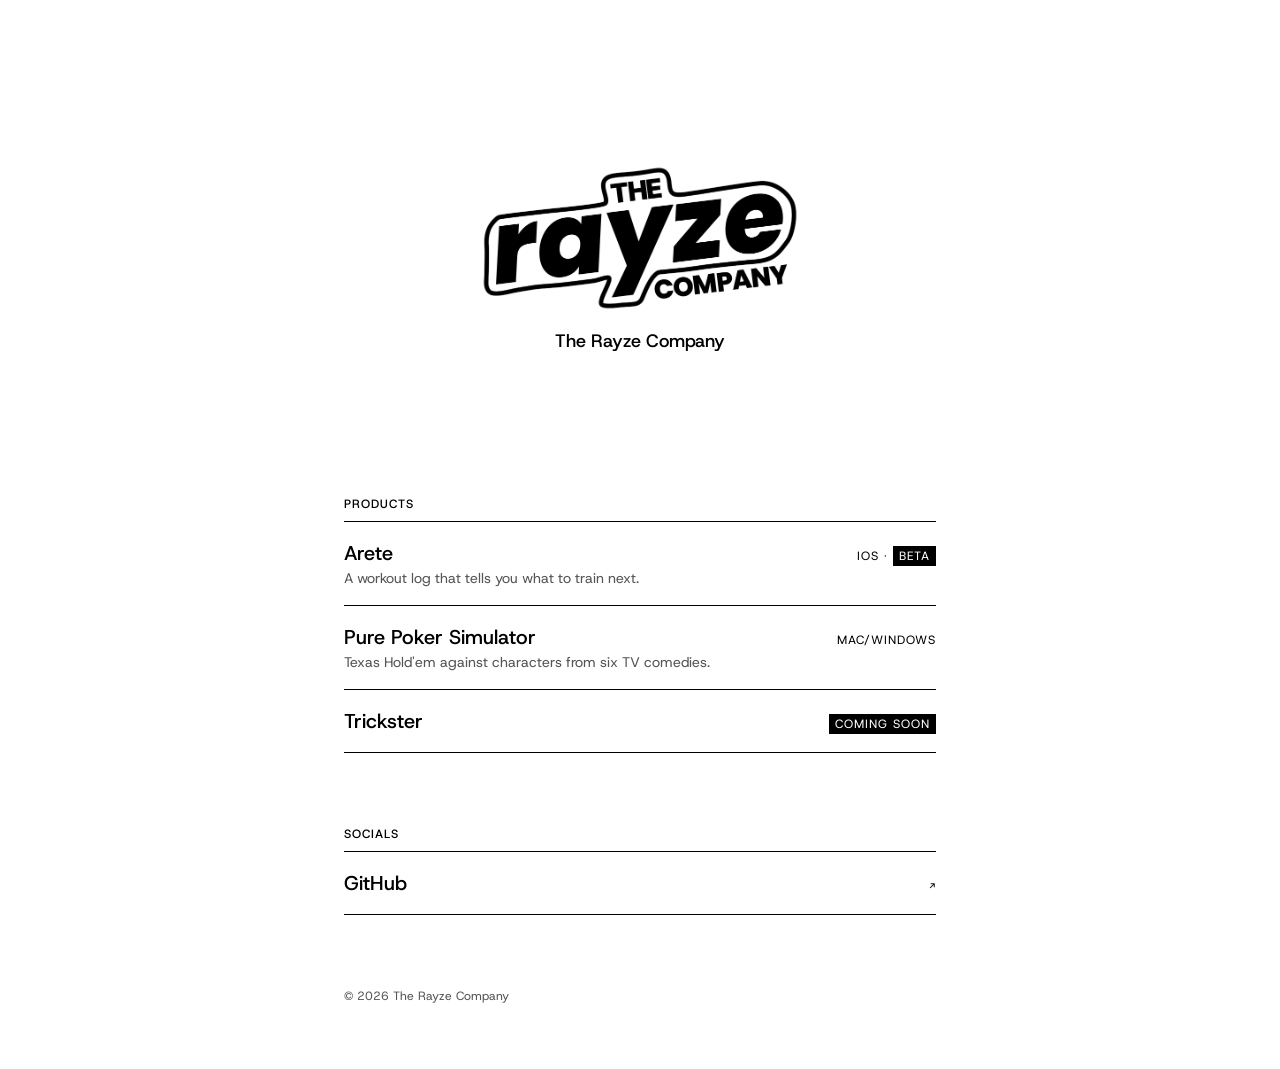
<file: index.html>
<!DOCTYPE html>
<html lang="en">
<head>
  <meta charset="UTF-8">
  <meta name="viewport" content="width=device-width, initial-scale=1.0">
  <title>The Rayze Company</title>
  <meta name="description" content="The Rayze Company makes apps and games.">
  <link rel="icon" href="/logo.png">
  <link rel="preconnect" href="https://fonts.googleapis.com">
  <link rel="preconnect" href="https://fonts.gstatic.com" crossorigin>
  <link href="https://fonts.googleapis.com/css2?family=Host+Grotesk:wght@400;500;700&display=swap" rel="stylesheet">
  <link rel="stylesheet" href="/style.css">
</head>
<body>
  <main>

    <header class="hero">
      <img src="/logo.png" alt="The Rayze Company logo">
      <p>The Rayze Company</p>
    </header>

    <!-- PRODUCTS: copy one <li>...</li> block to add a product -->
    <section>
      <h2>Products</h2>
      <ul>
        <li>
          <div>
            <a class="name" href="/products/arete/">Arete</a>
            <p class="desc">A workout log that tells you what to train next.</p>
          </div>
          <span class="tag">iOS · <span class="status">Beta</span></span>
        </li>
        <li>
          <div>
            <a class="name" href="/products/pure-poker-simulator/">Pure Poker Simulator</a>
            <p class="desc">Texas Hold'em against characters from six TV comedies.</p>
          </div>
          <span class="tag">Mac/Windows</span>
        </li>
        <li>
          <div>
            <span class="name">Trickster</span>
          </div>
          <span class="tag"><span class="status">Coming soon</span></span>
        </li>
      </ul>
    </section>

    <!-- SOCIALS: copy one <li>...</li> block to add a link -->
    <section>
      <h2>Socials</h2>
      <ul>
        <li>
          <a class="name" href="https://github.com/rayzecompany" target="_blank" rel="noopener">GitHub</a>
          <span class="tag">↗</span>
        </li>
      </ul>
    </section>

    <footer>© 2026 The Rayze Company</footer>

  </main>
</body>
</html>
</file>
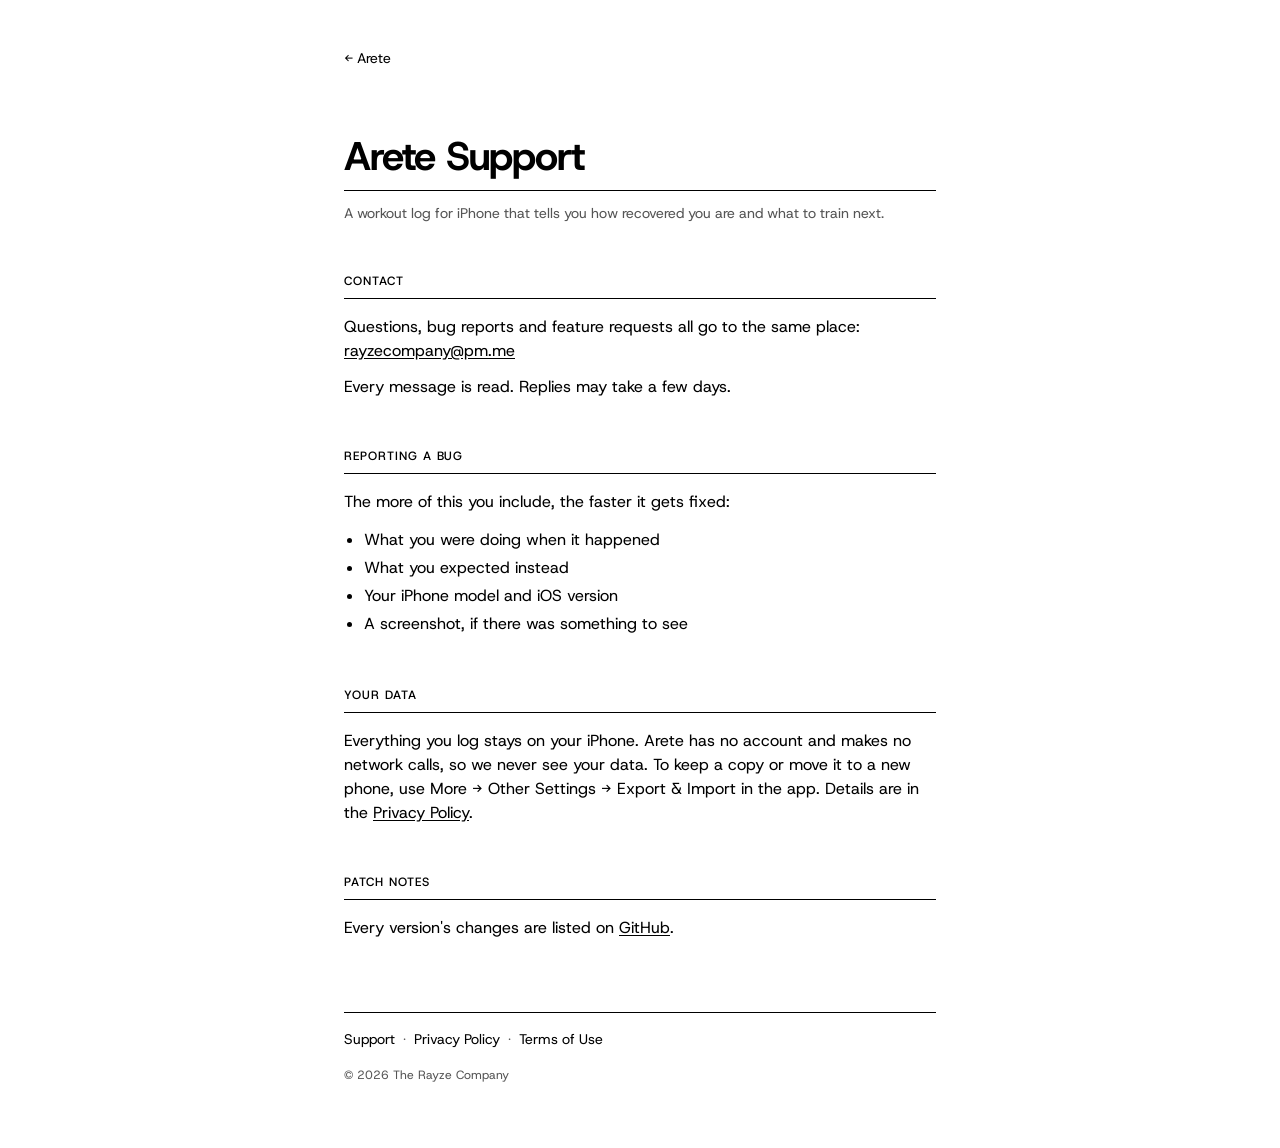
<file: arete/index.html>
<!DOCTYPE html>
<html lang="en">
<head>
  <meta charset="UTF-8">
  <meta name="viewport" content="width=device-width, initial-scale=1.0">
  <title>Arete Support · The Rayze Company</title>
  <meta name="description" content="Support for Arete, a workout log for iPhone.">
  <link rel="icon" href="/logo.png">
  <link rel="preconnect" href="https://fonts.googleapis.com">
  <link rel="preconnect" href="https://fonts.gstatic.com" crossorigin>
  <link href="https://fonts.googleapis.com/css2?family=Host+Grotesk:wght@400;500;700&display=swap" rel="stylesheet">
  <link rel="stylesheet" href="/style.css">
</head>
<body>
  <main>

    <a class="back" href="/products/arete/">← Arete</a>

    <header class="product-head">
      <h1>Arete Support</h1>
    </header>
    <p class="meta">A workout log for iPhone that tells you how recovered you are and what to train next.</p>

    <div class="prose">
      <h2>Contact</h2>
      <p>Questions, bug reports and feature requests all go to the same place: <a href="mailto:rayzecompany@pm.me">rayzecompany@pm.me</a></p>
      <p>Every message is read. Replies may take a few days.</p>

      <h2>Reporting a bug</h2>
      <p>The more of this you include, the faster it gets fixed:</p>
      <ul>
        <li>What you were doing when it happened</li>
        <li>What you expected instead</li>
        <li>Your iPhone model and iOS version</li>
        <li>A screenshot, if there was something to see</li>
      </ul>

      <h2>Your data</h2>
      <p>Everything you log stays on your iPhone. Arete has no account and makes no network calls, so we never see your data. To keep a copy or move it to a new phone, use More → Other Settings → Export &amp; Import in the app. Details are in the <a href="/arete/privacy.html">Privacy Policy</a>.</p>

      <h2>Patch notes</h2>
      <p>Every version's changes are listed on <a href="https://github.com/rayzecompany/arete/blob/main/CHANGELOG.md">GitHub</a>.</p>
    </div>

    <nav class="page-links">
      <a href="/arete/">Support</a><a href="/arete/privacy.html">Privacy Policy</a><a href="/arete/terms.html">Terms of Use</a>
    </nav>
    <footer>© 2026 The Rayze Company</footer>

  </main>
</body>
</html>
</file>
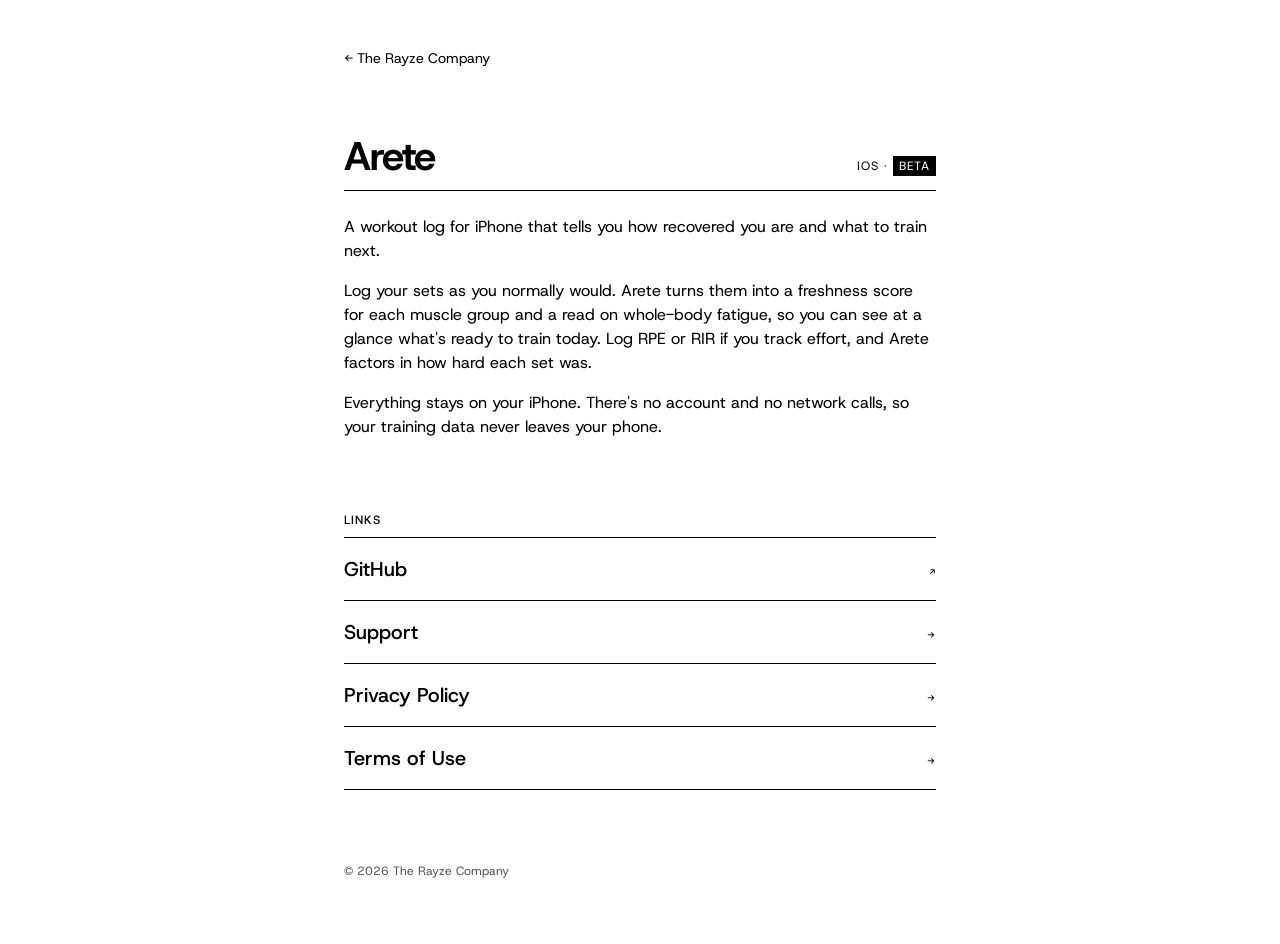
<file: products/arete/index.html>
<!DOCTYPE html>
<html lang="en">
<head>
  <meta charset="UTF-8">
  <meta name="viewport" content="width=device-width, initial-scale=1.0">
  <title>Arete · The Rayze Company</title>
  <meta name="description" content="Arete is a workout log for iPhone that tells you how recovered you are and what to train next.">
  <link rel="icon" href="/logo.png">
  <link rel="preconnect" href="https://fonts.googleapis.com">
  <link rel="preconnect" href="https://fonts.gstatic.com" crossorigin>
  <link href="https://fonts.googleapis.com/css2?family=Host+Grotesk:wght@400;500;700&display=swap" rel="stylesheet">
  <link rel="stylesheet" href="/style.css">
</head>
<body>
  <main>

    <a class="back" href="/">← The Rayze Company</a>

    <header class="product-head">
      <h1>Arete</h1>
      <span class="tag">iOS · <span class="status">Beta</span></span>
    </header>

    <!-- DESCRIPTION: one <p> per paragraph -->
    <div class="about">
      <p>A workout log for iPhone that tells you how recovered you are and what to train next.</p>
      <p>Log your sets as you normally would. Arete turns them into a freshness score for each muscle group and a read on whole-body fatigue, so you can see at a glance what's ready to train today. Log RPE or RIR if you track effort, and Arete factors in how hard each set was.</p>
      <p>Everything stays on your iPhone. There's no account and no network calls, so your training data never leaves your phone.</p>
    </div>

    <!-- LINKS: copy one <li>...</li> block to add a link -->
    <section>
      <h2>Links</h2>
      <ul>
        <li>
          <a class="name" href="https://github.com/rayzecompany/arete" target="_blank" rel="noopener">GitHub</a>
          <span class="tag">↗</span>
        </li>
        <li>
          <a class="name" href="/arete/">Support</a>
          <span class="tag">→</span>
        </li>
        <li>
          <a class="name" href="/arete/privacy.html">Privacy Policy</a>
          <span class="tag">→</span>
        </li>
        <li>
          <a class="name" href="/arete/terms.html">Terms of Use</a>
          <span class="tag">→</span>
        </li>
      </ul>
    </section>

    <footer>© 2026 The Rayze Company</footer>

  </main>
</body>
</html>
</file>
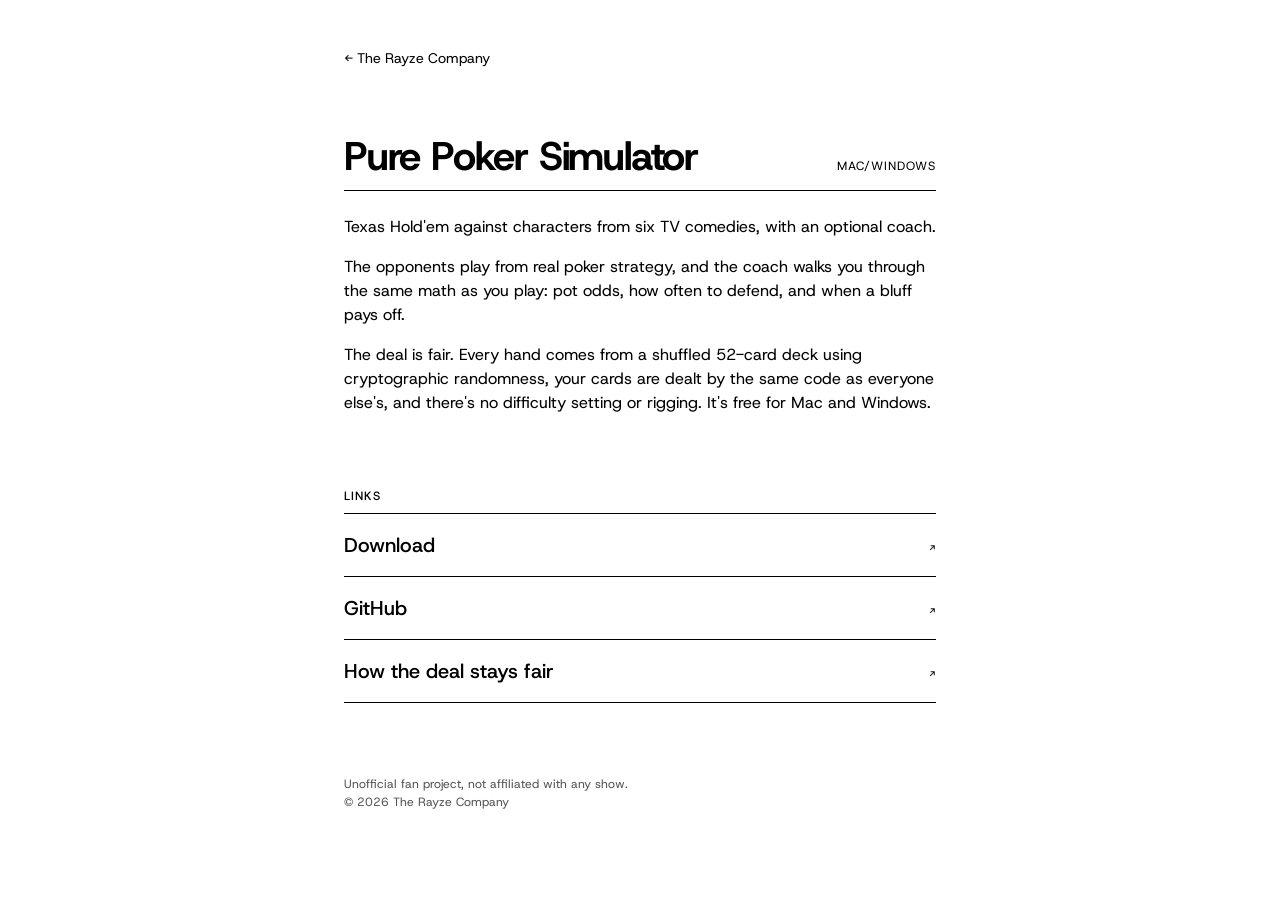
<file: products/pure-poker-simulator/index.html>
<!DOCTYPE html>
<html lang="en">
<head>
  <meta charset="UTF-8">
  <meta name="viewport" content="width=device-width, initial-scale=1.0">
  <title>Pure Poker Simulator · The Rayze Company</title>
  <meta name="description" content="Texas Hold'em against characters from six TV comedies, with an optional coach. Free for Mac and Windows.">
  <link rel="icon" href="/logo.png">
  <link rel="preconnect" href="https://fonts.googleapis.com">
  <link rel="preconnect" href="https://fonts.gstatic.com" crossorigin>
  <link href="https://fonts.googleapis.com/css2?family=Host+Grotesk:wght@400;500;700&display=swap" rel="stylesheet">
  <link rel="stylesheet" href="/style.css">
</head>
<body>
  <main>

    <a class="back" href="/">← The Rayze Company</a>

    <header class="product-head">
      <h1>Pure Poker Simulator</h1>
      <span class="tag">Mac/Windows</span>
    </header>

    <!-- DESCRIPTION: one <p> per paragraph -->
    <div class="about">
      <p>Texas Hold'em against characters from six TV comedies, with an optional coach.</p>
      <p>The opponents play from real poker strategy, and the coach walks you through the same math as you play: pot odds, how often to defend, and when a bluff pays off.</p>
      <p>The deal is fair. Every hand comes from a shuffled 52-card deck using cryptographic randomness, your cards are dealt by the same code as everyone else's, and there's no difficulty setting or rigging. It's free for Mac and Windows.</p>
    </div>

    <!-- LINKS: copy one <li>...</li> block to add a link -->
    <section>
      <h2>Links</h2>
      <ul>
        <li>
          <a class="name" href="https://github.com/rayzecompany/Pure-Poker-Simulator/releases/latest" target="_blank" rel="noopener">Download</a>
          <span class="tag">↗</span>
        </li>
        <li>
          <a class="name" href="https://github.com/rayzecompany/Pure-Poker-Simulator" target="_blank" rel="noopener">GitHub</a>
          <span class="tag">↗</span>
        </li>
        <li>
          <a class="name" href="https://github.com/rayzecompany/Pure-Poker-Simulator/blob/main/docs/FAIRNESS.md" target="_blank" rel="noopener">How the deal stays fair</a>
          <span class="tag">↗</span>
        </li>
      </ul>
    </section>

    <footer>Unofficial fan project, not affiliated with any show.<br>© 2026 The Rayze Company</footer>

  </main>
</body>
</html>
</file>
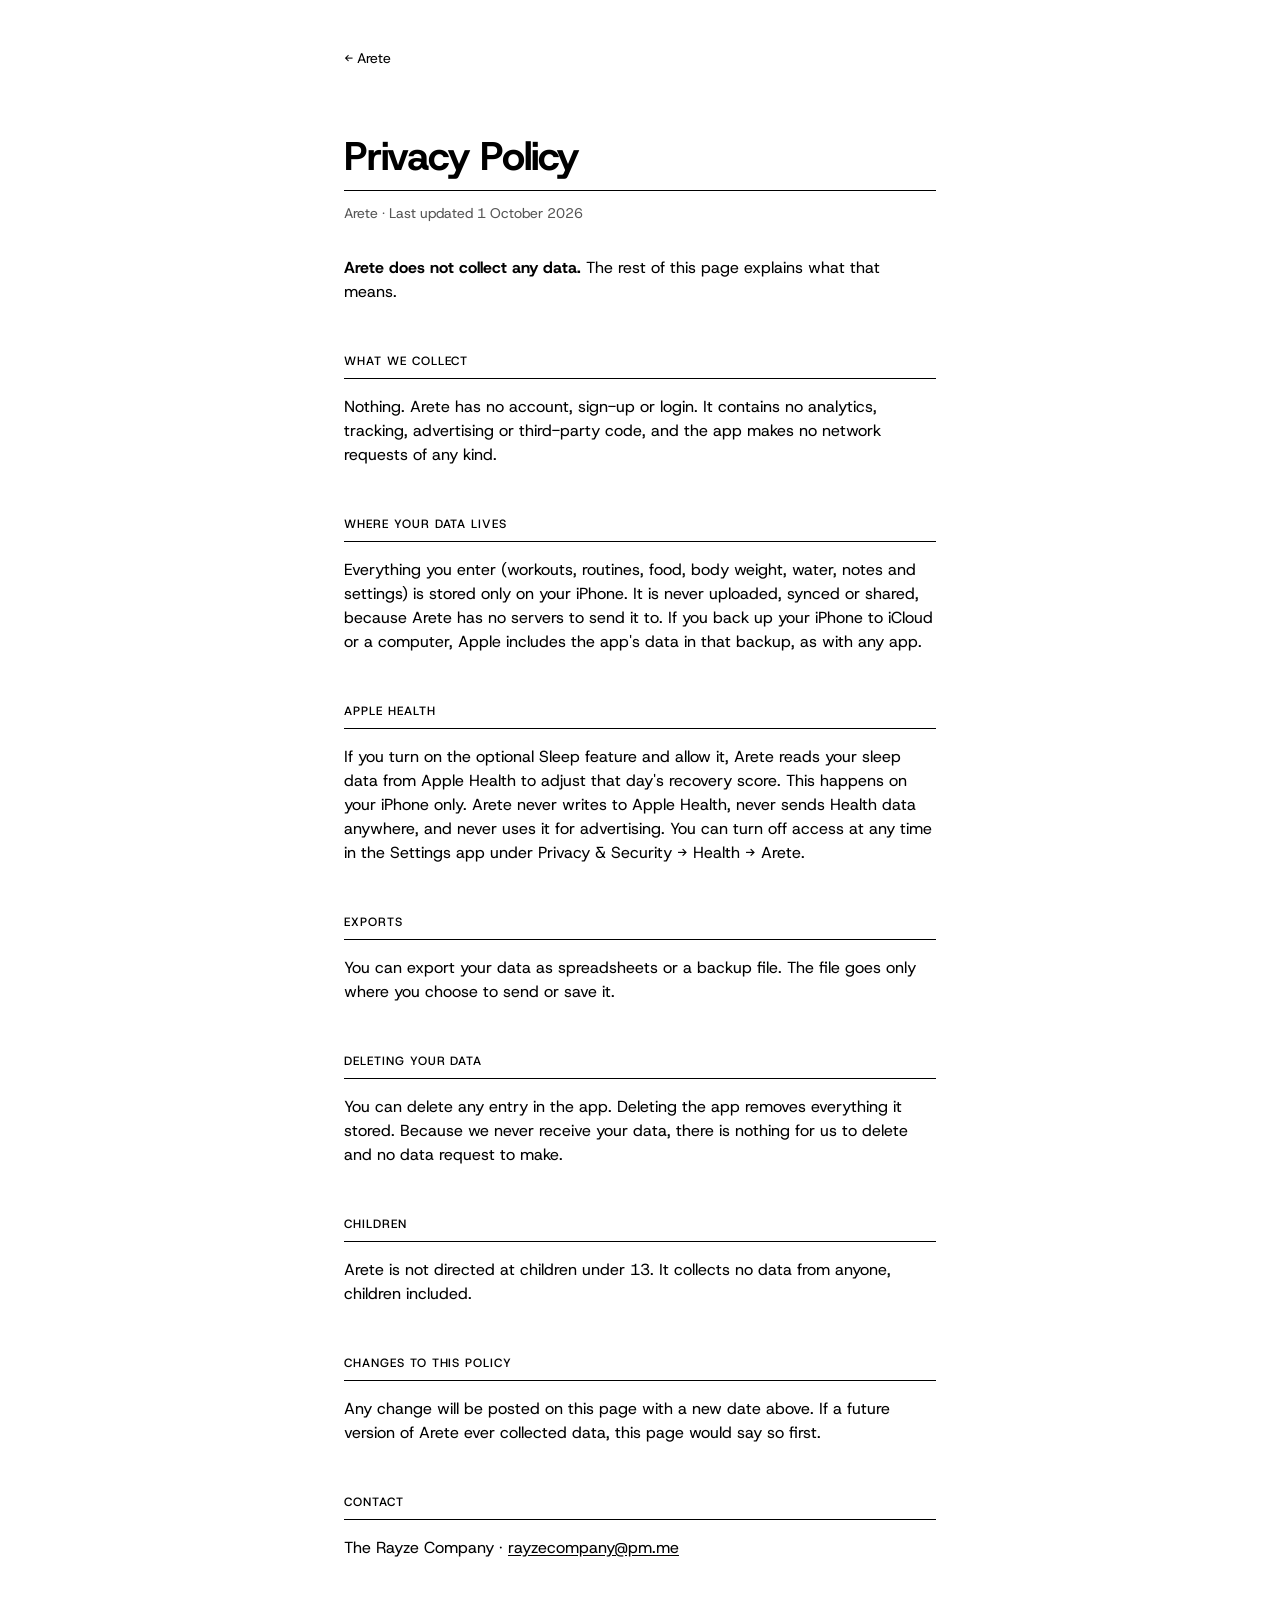
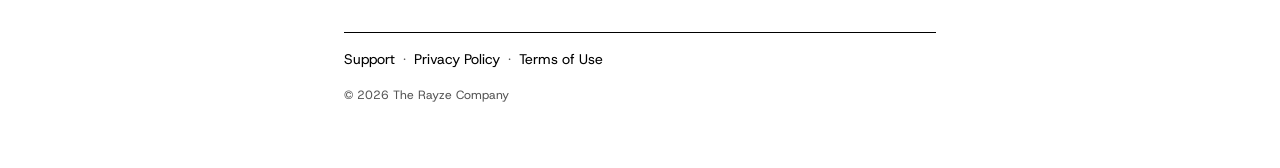
<file: arete/privacy.html>
<!DOCTYPE html>
<html lang="en">
<head>
  <meta charset="UTF-8">
  <meta name="viewport" content="width=device-width, initial-scale=1.0">
  <title>Arete Privacy Policy · The Rayze Company</title>
  <meta name="description" content="Arete does not collect any data.">
  <link rel="icon" href="/logo.png">
  <link rel="preconnect" href="https://fonts.googleapis.com">
  <link rel="preconnect" href="https://fonts.gstatic.com" crossorigin>
  <link href="https://fonts.googleapis.com/css2?family=Host+Grotesk:wght@400;500;700&display=swap" rel="stylesheet">
  <link rel="stylesheet" href="/style.css">
</head>
<body>
  <main>

    <a class="back" href="/products/arete/">← Arete</a>

    <header class="product-head">
      <h1>Privacy Policy</h1>
    </header>
    <p class="meta">Arete · Last updated 1 October 2026</p>

    <div class="prose">
      <p><strong>Arete does not collect any data.</strong> The rest of this page explains what that means.</p>

      <h2>What we collect</h2>
      <p>Nothing. Arete has no account, sign-up or login. It contains no analytics, tracking, advertising or third-party code, and the app makes no network requests of any kind.</p>

      <h2>Where your data lives</h2>
      <p>Everything you enter (workouts, routines, food, body weight, water, notes and settings) is stored only on your iPhone. It is never uploaded, synced or shared, because Arete has no servers to send it to. If you back up your iPhone to iCloud or a computer, Apple includes the app's data in that backup, as with any app.</p>

      <h2>Apple Health</h2>
      <p>If you turn on the optional Sleep feature and allow it, Arete reads your sleep data from Apple Health to adjust that day's recovery score. This happens on your iPhone only. Arete never writes to Apple Health, never sends Health data anywhere, and never uses it for advertising. You can turn off access at any time in the Settings app under Privacy &amp; Security → Health → Arete.</p>

      <h2>Exports</h2>
      <p>You can export your data as spreadsheets or a backup file. The file goes only where you choose to send or save it.</p>

      <h2>Deleting your data</h2>
      <p>You can delete any entry in the app. Deleting the app removes everything it stored. Because we never receive your data, there is nothing for us to delete and no data request to make.</p>

      <h2>Children</h2>
      <p>Arete is not directed at children under 13. It collects no data from anyone, children included.</p>

      <h2>Changes to this policy</h2>
      <p>Any change will be posted on this page with a new date above. If a future version of Arete ever collected data, this page would say so first.</p>

      <h2>Contact</h2>
      <p>The Rayze Company · <a href="mailto:rayzecompany@pm.me">rayzecompany@pm.me</a></p>
    </div>

    <nav class="page-links">
      <a href="/arete/">Support</a><a href="/arete/privacy.html">Privacy Policy</a><a href="/arete/terms.html">Terms of Use</a>
    </nav>
    <footer>© 2026 The Rayze Company</footer>

  </main>
</body>
</html>
</file>
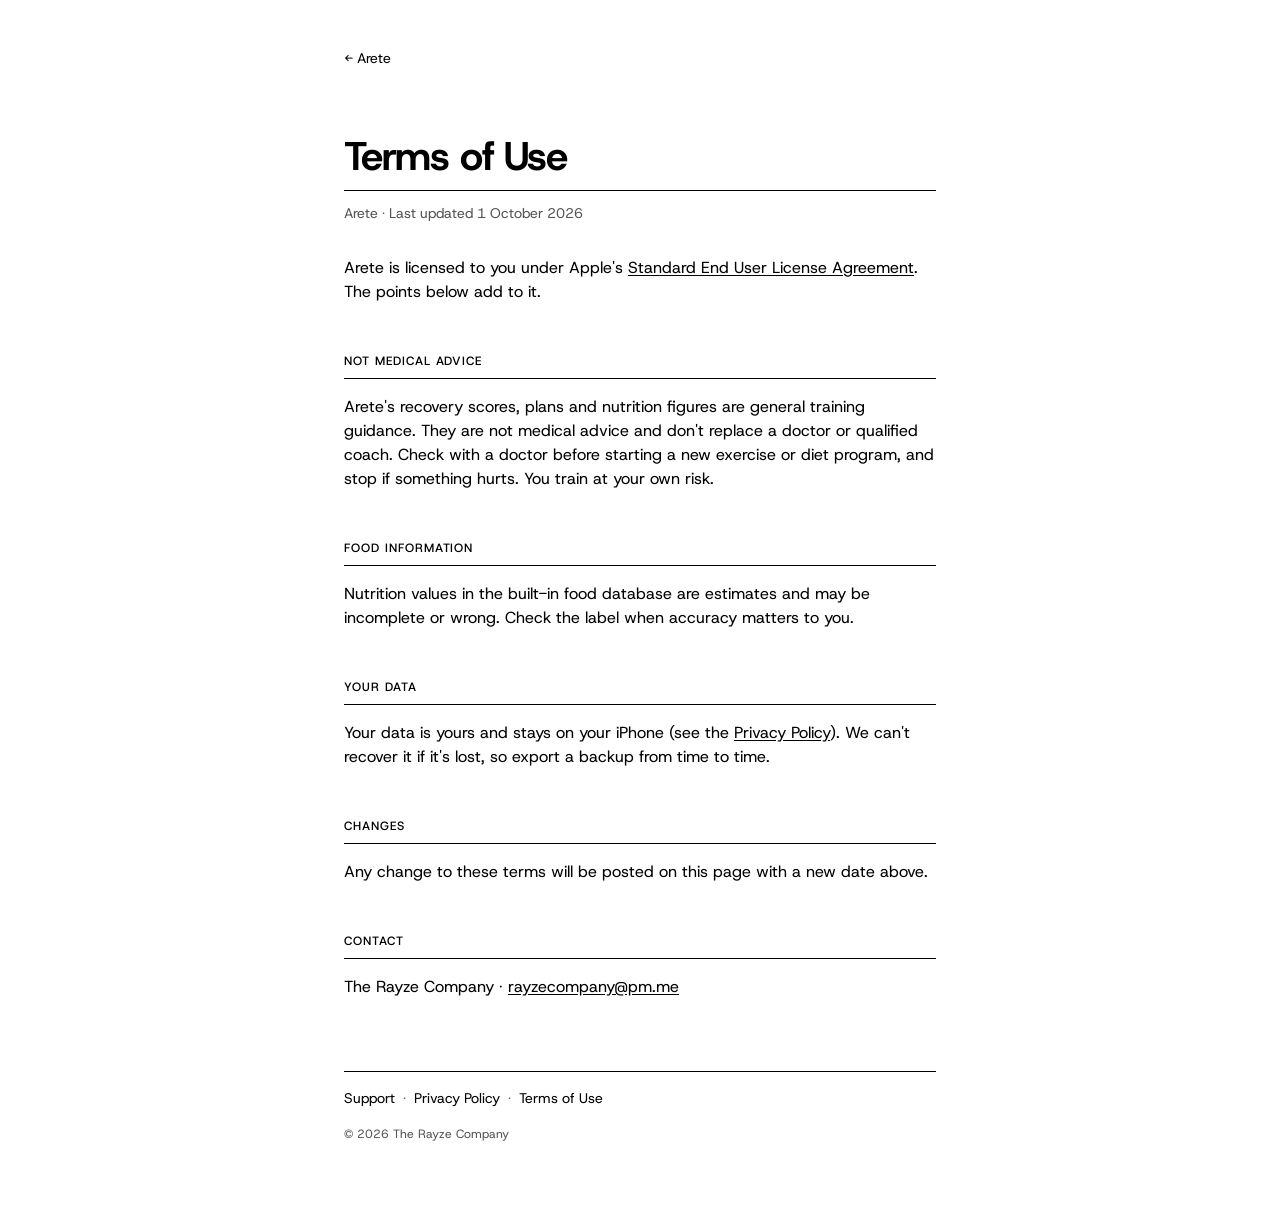
<file: arete/terms.html>
<!DOCTYPE html>
<html lang="en">
<head>
  <meta charset="UTF-8">
  <meta name="viewport" content="width=device-width, initial-scale=1.0">
  <title>Arete Terms of Use · The Rayze Company</title>
  <meta name="description" content="Terms of use for Arete.">
  <link rel="icon" href="/logo.png">
  <link rel="preconnect" href="https://fonts.googleapis.com">
  <link rel="preconnect" href="https://fonts.gstatic.com" crossorigin>
  <link href="https://fonts.googleapis.com/css2?family=Host+Grotesk:wght@400;500;700&display=swap" rel="stylesheet">
  <link rel="stylesheet" href="/style.css">
</head>
<body>
  <main>

    <a class="back" href="/products/arete/">← Arete</a>

    <header class="product-head">
      <h1>Terms of Use</h1>
    </header>
    <p class="meta">Arete · Last updated 1 October 2026</p>

    <div class="prose">
      <p>Arete is licensed to you under Apple's <a href="https://www.apple.com/legal/internet-services/itunes/dev/stdeula/">Standard End User License Agreement</a>. The points below add to it.</p>

      <h2>Not medical advice</h2>
      <p>Arete's recovery scores, plans and nutrition figures are general training guidance. They are not medical advice and don't replace a doctor or qualified coach. Check with a doctor before starting a new exercise or diet program, and stop if something hurts. You train at your own risk.</p>

      <h2>Food information</h2>
      <p>Nutrition values in the built-in food database are estimates and may be incomplete or wrong. Check the label when accuracy matters to you.</p>

      <h2>Your data</h2>
      <p>Your data is yours and stays on your iPhone (see the <a href="/arete/privacy.html">Privacy Policy</a>). We can't recover it if it's lost, so export a backup from time to time.</p>

      <h2>Changes</h2>
      <p>Any change to these terms will be posted on this page with a new date above.</p>

      <h2>Contact</h2>
      <p>The Rayze Company · <a href="mailto:rayzecompany@pm.me">rayzecompany@pm.me</a></p>
    </div>

    <nav class="page-links">
      <a href="/arete/">Support</a><a href="/arete/privacy.html">Privacy Policy</a><a href="/arete/terms.html">Terms of Use</a>
    </nav>
    <footer>© 2026 The Rayze Company</footer>

  </main>
</body>
</html>
</file>
<file: style.css>
/* Shared styles for every page on the site. */

* { margin: 0; padding: 0; box-sizing: border-box; }

body {
  background: #fff;
  color: #000;
  font-family: "Host Grotesk", Helvetica, Arial, sans-serif;
  font-size: 16px;
  line-height: 1.5;
  -webkit-font-smoothing: antialiased;
}

a { color: #000; text-decoration: none; }
a:hover { text-decoration: underline; }

main {
  max-width: 640px;
  margin: 0 auto;
  padding: 0 24px 64px;
}

/* Homepage: logo centred on screen, name underneath */
.hero {
  min-height: 55vh;
  min-height: 55svh;
  display: flex;
  flex-direction: column;
  align-items: center;
  justify-content: center;
  gap: 16px;
  padding-top: 24px;
  text-align: center;
}
.hero img { width: 320px; max-width: 65vw; height: auto; display: block; }
.hero p { font-size: 18px; font-weight: 500; letter-spacing: -0.01em; }

/* Sections and lists */
section { margin-top: 72px; }
.hero + section { margin-top: 0; }

h2 {
  font-size: 12px;
  font-weight: 500;
  text-transform: uppercase;
  letter-spacing: 0.08em;
  padding-bottom: 8px;
  border-bottom: 1px solid #000;
}

ul { list-style: none; }

li {
  display: flex;
  justify-content: space-between;
  align-items: baseline;
  gap: 16px;
  padding: 16px 0;
  border-bottom: 1px solid #000;
}

.name { font-size: 20px; font-weight: 500; }
.desc { font-size: 14px; color: #555; }
.tag  { font-size: 12px; text-transform: uppercase; letter-spacing: 0.08em; white-space: nowrap; }
/* Time tags (Beta, Coming soon): white text on black. Platforms stay plain, e.g. Mac/Windows. */
.status { background: #000; color: #fff; padding: 2px 6px; }

footer {
  margin-top: 72px;
  font-size: 12px;
  color: #555;
}

/* Product pages */
.back { display: inline-block; margin-top: 48px; font-size: 14px; }
.product-head {
  display: flex;
  justify-content: space-between;
  align-items: baseline;
  gap: 16px;
  margin-top: 64px;
  padding-bottom: 12px;
  border-bottom: 1px solid #000;
}
.product-head h1 { font-size: 40px; font-weight: 700; letter-spacing: -0.03em; line-height: 1.1; }
.about { margin-top: 24px; }
.about p + p { margin-top: 16px; }

/* Text pages (support, privacy, terms) */
.meta { margin-top: 12px; font-size: 14px; color: #555; }
.prose { margin-top: 32px; }
.prose h2 { margin-top: 48px; margin-bottom: 16px; }
.prose p + p, .prose p + ul, .prose ul + p { margin-top: 12px; }
.prose a { text-decoration: underline; text-underline-offset: 2px; }
.prose ul { list-style: disc; padding-left: 20px; }
.prose li { display: list-item; padding: 2px 0; border: 0; }
.page-links { margin-top: 72px; padding-top: 16px; border-top: 1px solid #000; font-size: 14px; }
.page-links a + a::before { content: "·"; margin: 0 8px; color: #555; display: inline-block; }
.page-links + footer { margin-top: 16px; }
</file>
